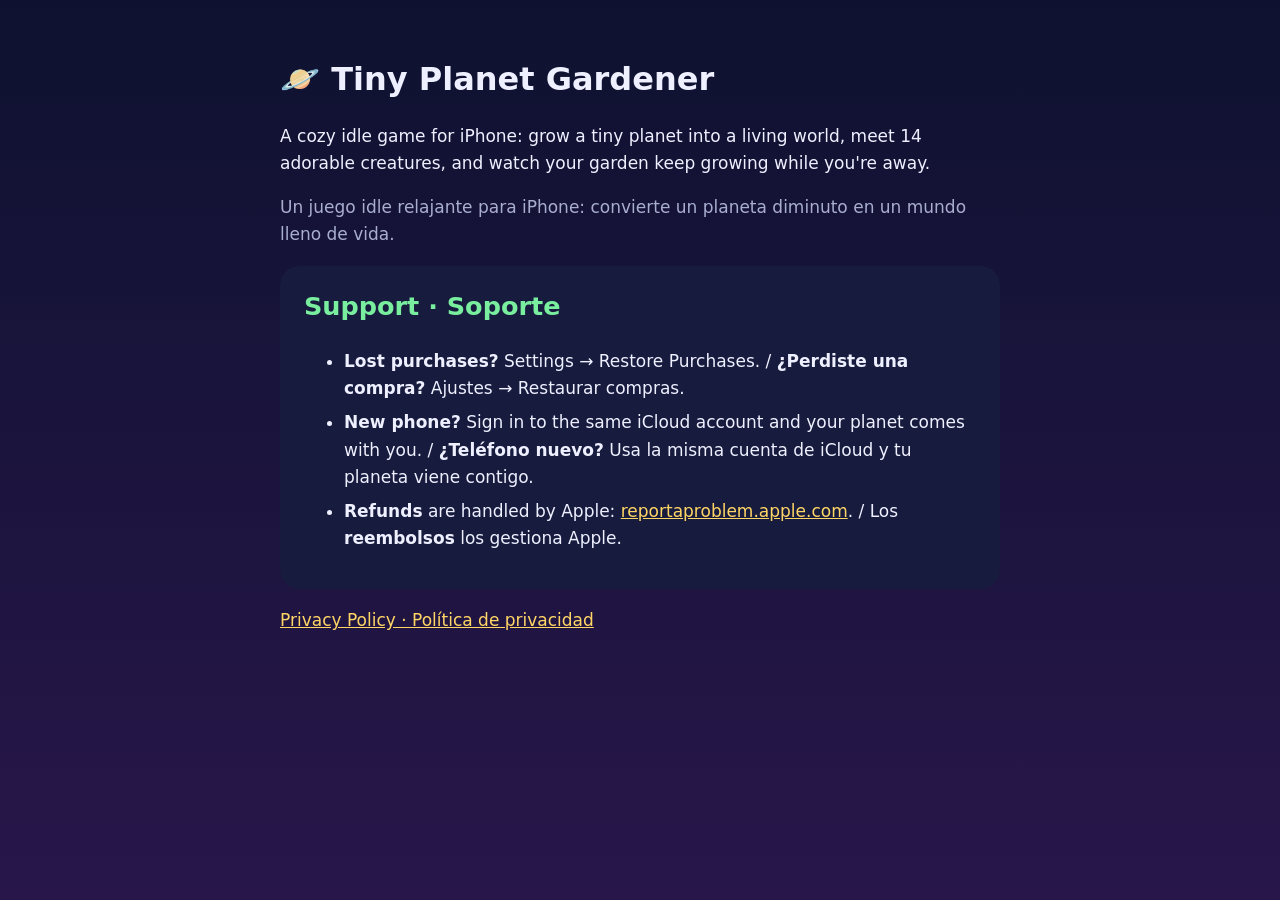
<file: index.html>
<!doctype html><html lang="en"><head><meta charset="utf-8"><meta name="viewport" content="width=device-width,initial-scale=1">
<title>Tiny Planet Gardener</title><meta name="description" content="A cozy idle garden on a tiny planet. Un jardín idle relajante en un planeta diminuto.">
<link rel="stylesheet" href="style.css"></head><body><main>
<h1>🪐 Tiny Planet Gardener</h1>
<p>A cozy idle game for iPhone: grow a tiny planet into a living world, meet 14 adorable creatures, and watch your garden keep growing while you're away.</p>
<p class="muted">Un juego idle relajante para iPhone: convierte un planeta diminuto en un mundo lleno de vida.</p>
<div class="card">
<h2 style="margin-top:0">Support · Soporte</h2>
<ul>
<li><b>Lost purchases?</b> Settings → Restore Purchases. / <b>¿Perdiste una compra?</b> Ajustes → Restaurar compras.</li>
<li><b>New phone?</b> Sign in to the same iCloud account and your planet comes with you. / <b>¿Teléfono nuevo?</b> Usa la misma cuenta de iCloud y tu planeta viene contigo.</li>
<li><b>Refunds</b> are handled by Apple: <a href="https://reportaproblem.apple.com">reportaproblem.apple.com</a>. / Los <b>reembolsos</b> los gestiona Apple.</li>
</ul></div>
<p><a href="privacy.html">Privacy Policy · Política de privacidad</a></p>
</main></body></html>
</file>
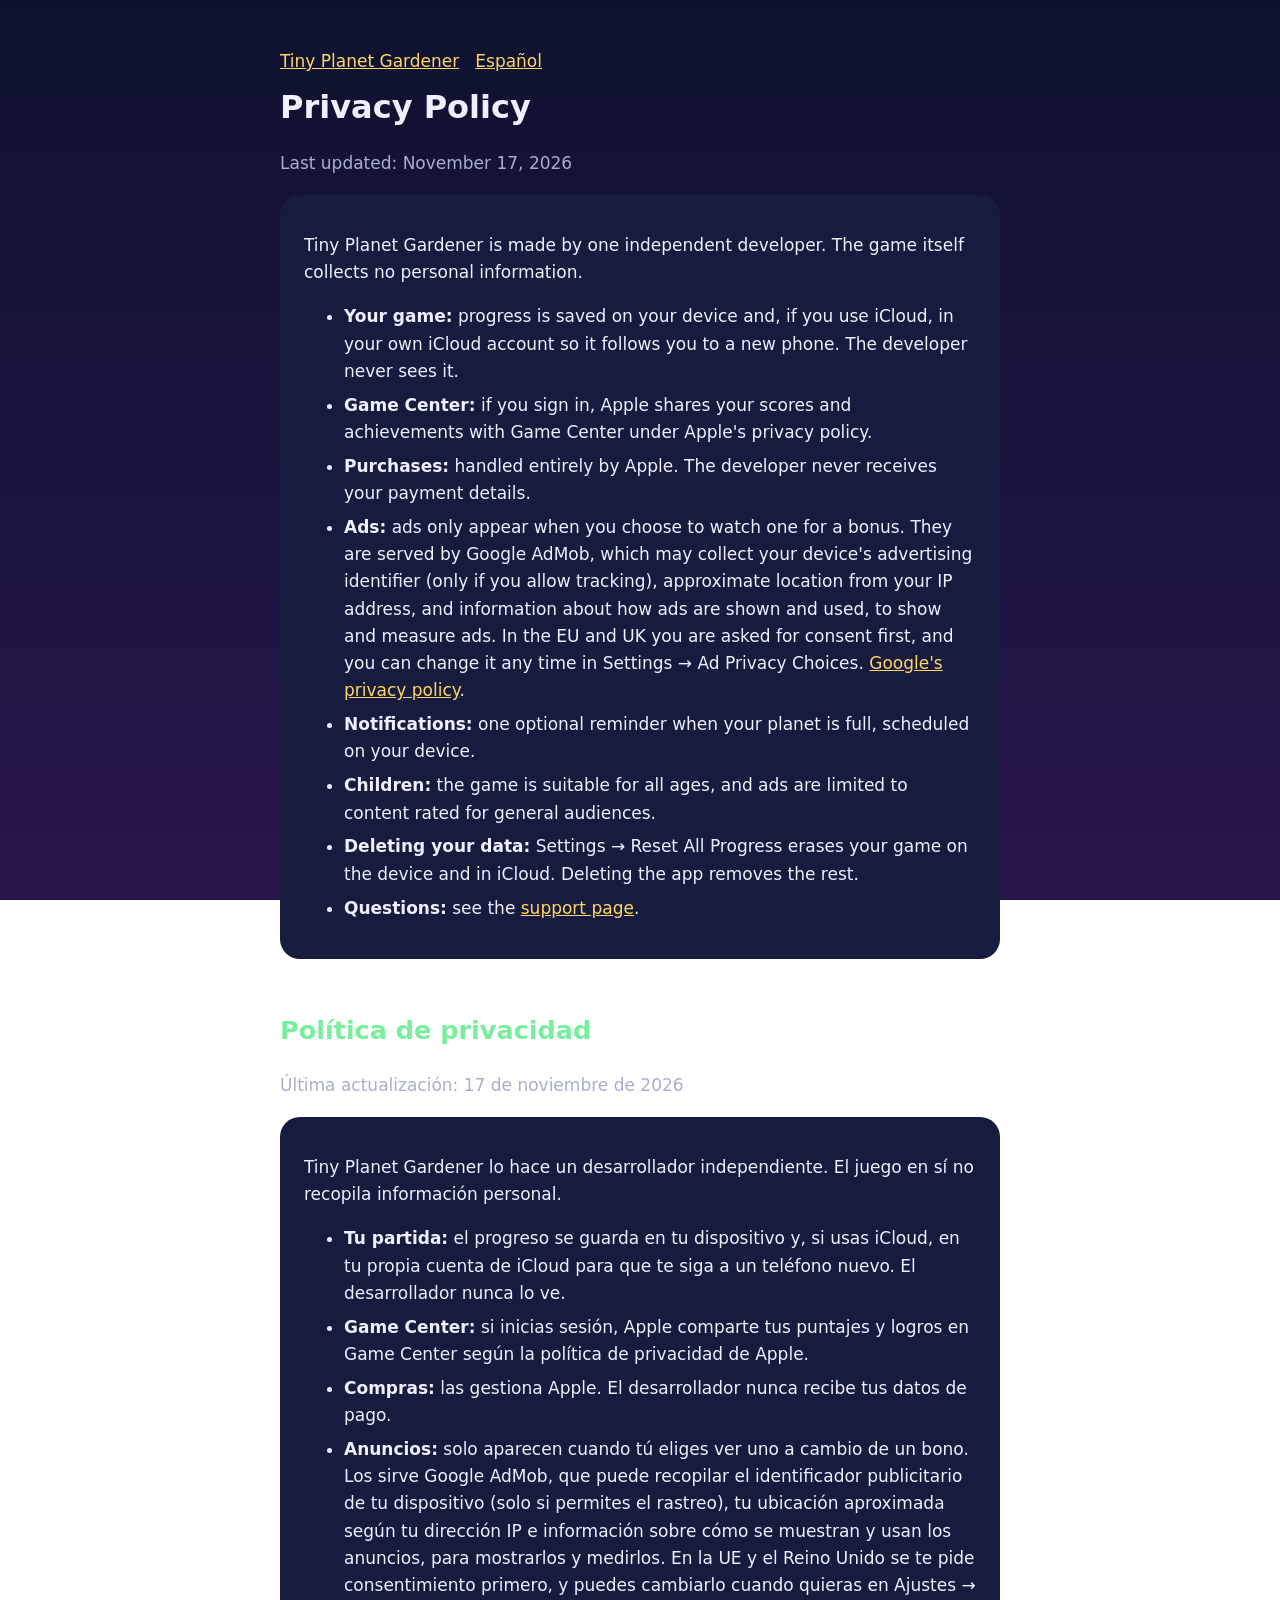
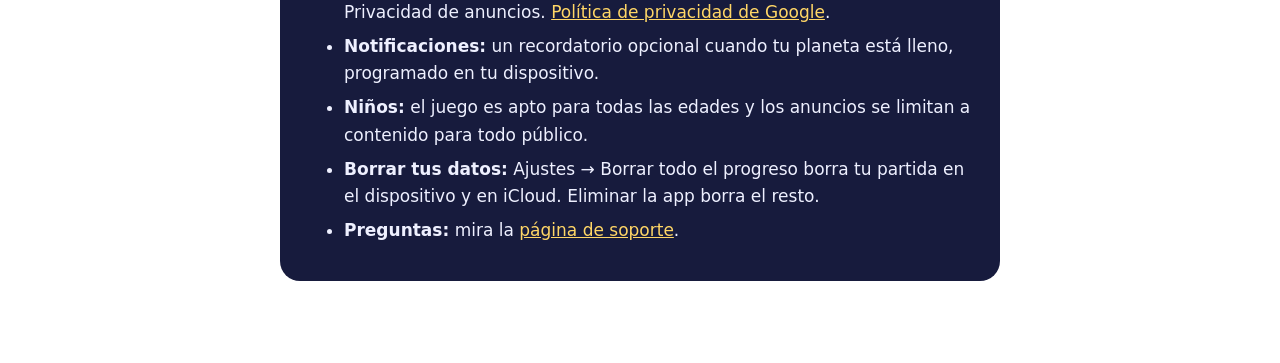
<file: privacy.html>
<!doctype html><html lang="en"><head><meta charset="utf-8"><meta name="viewport" content="width=device-width,initial-scale=1">
<title>Tiny Planet Gardener · Privacy Policy</title><link rel="stylesheet" href="style.css"></head><body><main>
<nav><a href="./">Tiny Planet Gardener</a><a href="#es">Español</a></nav>
<h1>Privacy Policy</h1>
<p class="muted">Last updated: November 17, 2026</p>
<div class="card">
<p>Tiny Planet Gardener is made by one independent developer. The game itself collects no personal information.</p>
<ul>
<li><b>Your game:</b> progress is saved on your device and, if you use iCloud, in your own iCloud account so it follows you to a new phone. The developer never sees it.</li>
<li><b>Game Center:</b> if you sign in, Apple shares your scores and achievements with Game Center under Apple's privacy policy.</li>
<li><b>Purchases:</b> handled entirely by Apple. The developer never receives your payment details.</li>
<li><b>Ads:</b> ads only appear when you choose to watch one for a bonus. They are served by Google AdMob, which may collect your device's advertising identifier (only if you allow tracking), approximate location from your IP address, and information about how ads are shown and used, to show and measure ads. In the EU and UK you are asked for consent first, and you can change it any time in Settings → Ad Privacy Choices. <a href="https://policies.google.com/privacy">Google's privacy policy</a>.</li>
<li><b>Notifications:</b> one optional reminder when your planet is full, scheduled on your device.</li>
<li><b>Children:</b> the game is suitable for all ages, and ads are limited to content rated for general audiences.</li>
<li><b>Deleting your data:</b> Settings → Reset All Progress erases your game on the device and in iCloud. Deleting the app removes the rest.</li>
<li><b>Questions:</b> see the <a href="./">support page</a>.</li>
</ul></div>
<h2 id="es">Política de privacidad</h2>
<p class="muted">Última actualización: 17 de noviembre de 2026</p>
<div class="card">
<p>Tiny Planet Gardener lo hace un desarrollador independiente. El juego en sí no recopila información personal.</p>
<ul>
<li><b>Tu partida:</b> el progreso se guarda en tu dispositivo y, si usas iCloud, en tu propia cuenta de iCloud para que te siga a un teléfono nuevo. El desarrollador nunca lo ve.</li>
<li><b>Game Center:</b> si inicias sesión, Apple comparte tus puntajes y logros en Game Center según la política de privacidad de Apple.</li>
<li><b>Compras:</b> las gestiona Apple. El desarrollador nunca recibe tus datos de pago.</li>
<li><b>Anuncios:</b> solo aparecen cuando tú eliges ver uno a cambio de un bono. Los sirve Google AdMob, que puede recopilar el identificador publicitario de tu dispositivo (solo si permites el rastreo), tu ubicación aproximada según tu dirección IP e información sobre cómo se muestran y usan los anuncios, para mostrarlos y medirlos. En la UE y el Reino Unido se te pide consentimiento primero, y puedes cambiarlo cuando quieras en Ajustes → Privacidad de anuncios. <a href="https://policies.google.com/privacy">Política de privacidad de Google</a>.</li>
<li><b>Notificaciones:</b> un recordatorio opcional cuando tu planeta está lleno, programado en tu dispositivo.</li>
<li><b>Niños:</b> el juego es apto para todas las edades y los anuncios se limitan a contenido para todo público.</li>
<li><b>Borrar tus datos:</b> Ajustes → Borrar todo el progreso borra tu partida en el dispositivo y en iCloud. Eliminar la app borra el resto.</li>
<li><b>Preguntas:</b> mira la <a href="./">página de soporte</a>.</li>
</ul></div>
</main></body></html>
</file>
<file: style.css>
:root{--bg:#0e1230;--card:#171b3d;--text:#eef0ff;--muted:#a9aecf;--accent:#78ee9e;--gold:#ffd666}
*{box-sizing:border-box}
body{margin:0;background:linear-gradient(#0e1230,#28164a) fixed;color:var(--text);font:17px/1.6 ui-rounded,-apple-system,"SF Pro Rounded",system-ui,sans-serif;padding:0 18px}
main{max-width:720px;margin:0 auto;padding:48px 0 64px}
h1{font-size:2rem;margin:.2em 0}h2{color:var(--accent);margin-top:2em}
a{color:var(--gold)}
.card{background:var(--card);border-radius:20px;padding:20px 24px;margin:18px 0}
.muted{color:var(--muted)}
li{margin:.4em 0}
nav a{margin-right:16px}
</file>
